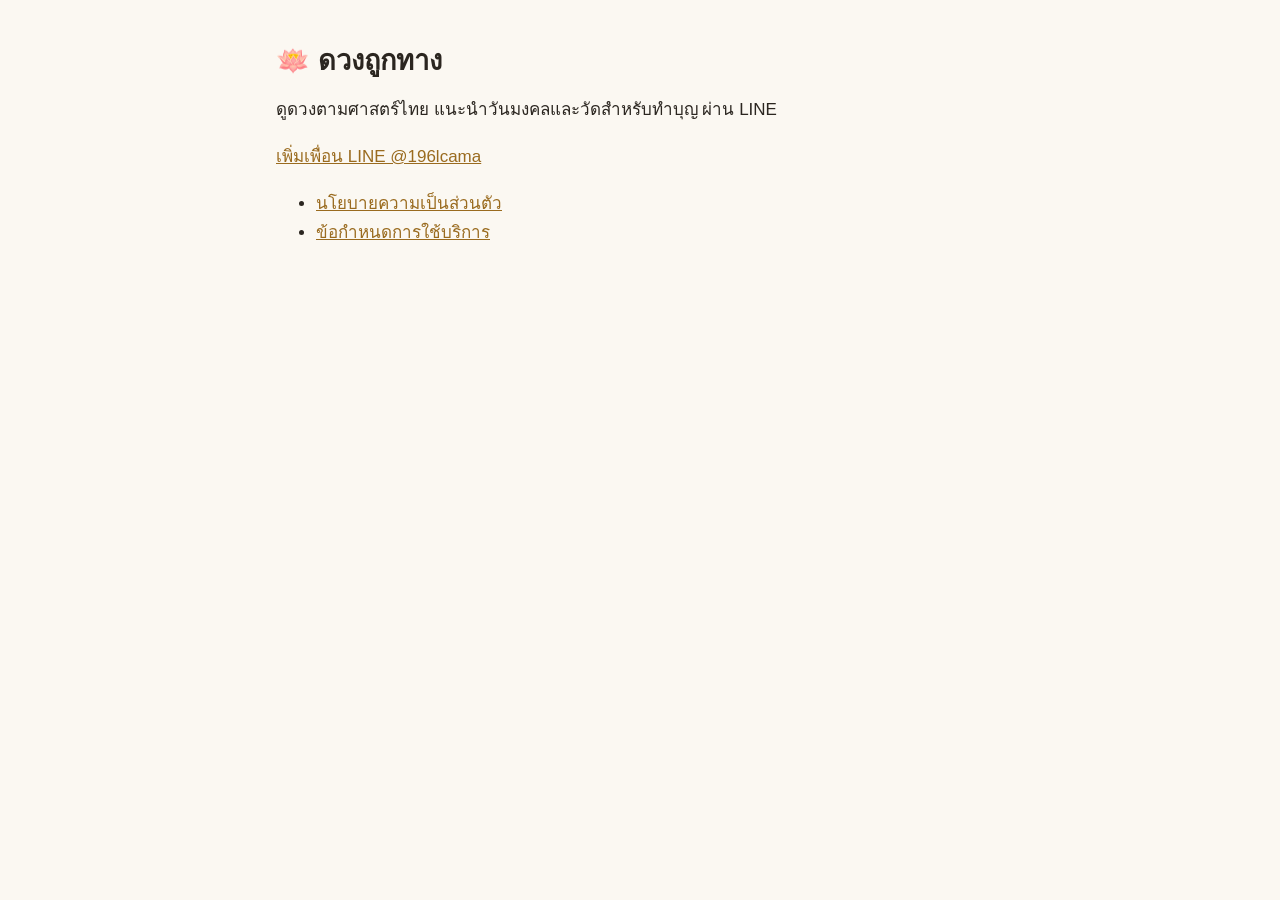
<file: index.html>
<!doctype html><html lang="th"><head><meta charset="utf-8"><meta name="viewport" content="width=device-width,initial-scale=1">
<title>ดวงถูกทาง</title><link rel="stylesheet" href="style.css"></head><body><main>
<h1>🪷 ดวงถูกทาง</h1>
<p>ดูดวงตามศาสตร์ไทย แนะนำวันมงคลและวัดสำหรับทำบุญ ผ่าน LINE</p>
<p><a href="https://line.me/R/ti/p/@196lcama">เพิ่มเพื่อน LINE @196lcama</a></p>
<ul><li><a href="privacy.html">นโยบายความเป็นส่วนตัว</a></li><li><a href="terms.html">ข้อกำหนดการใช้บริการ</a></li></ul>
</main></body></html>
</file>
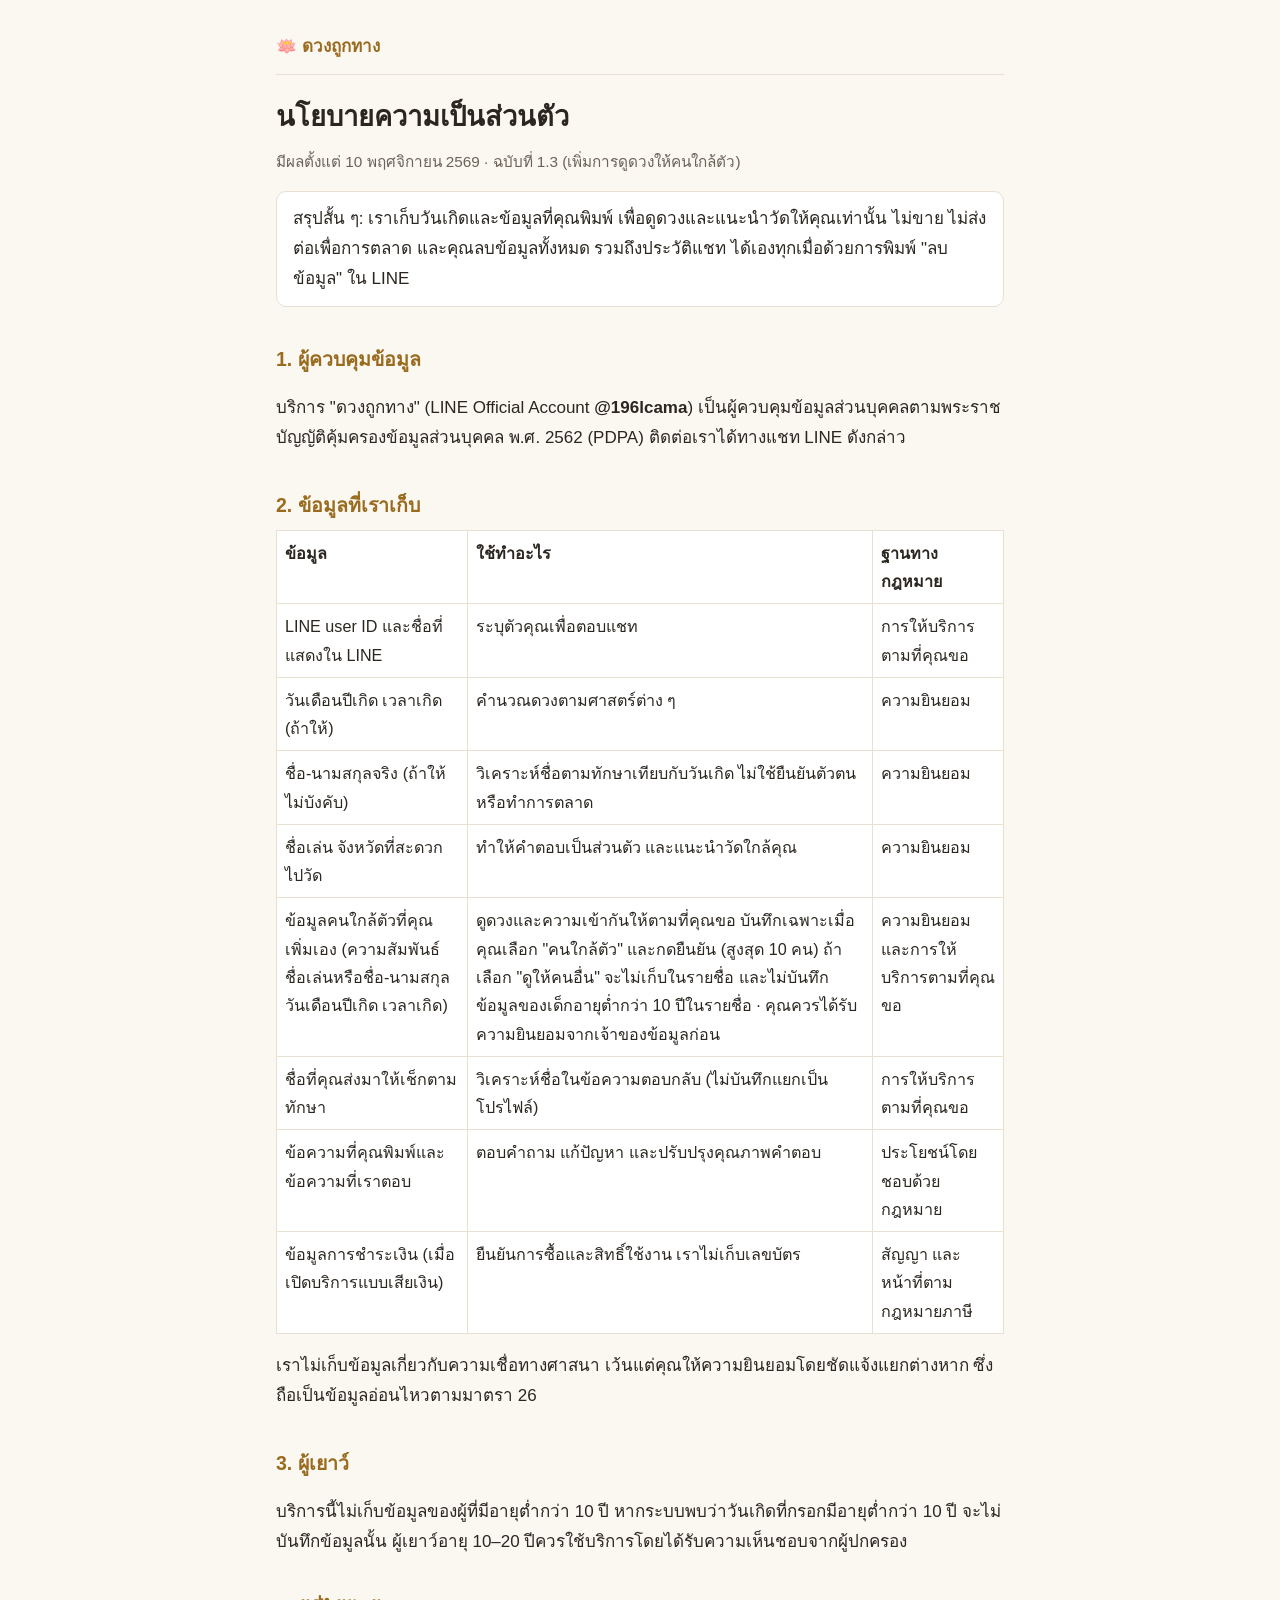
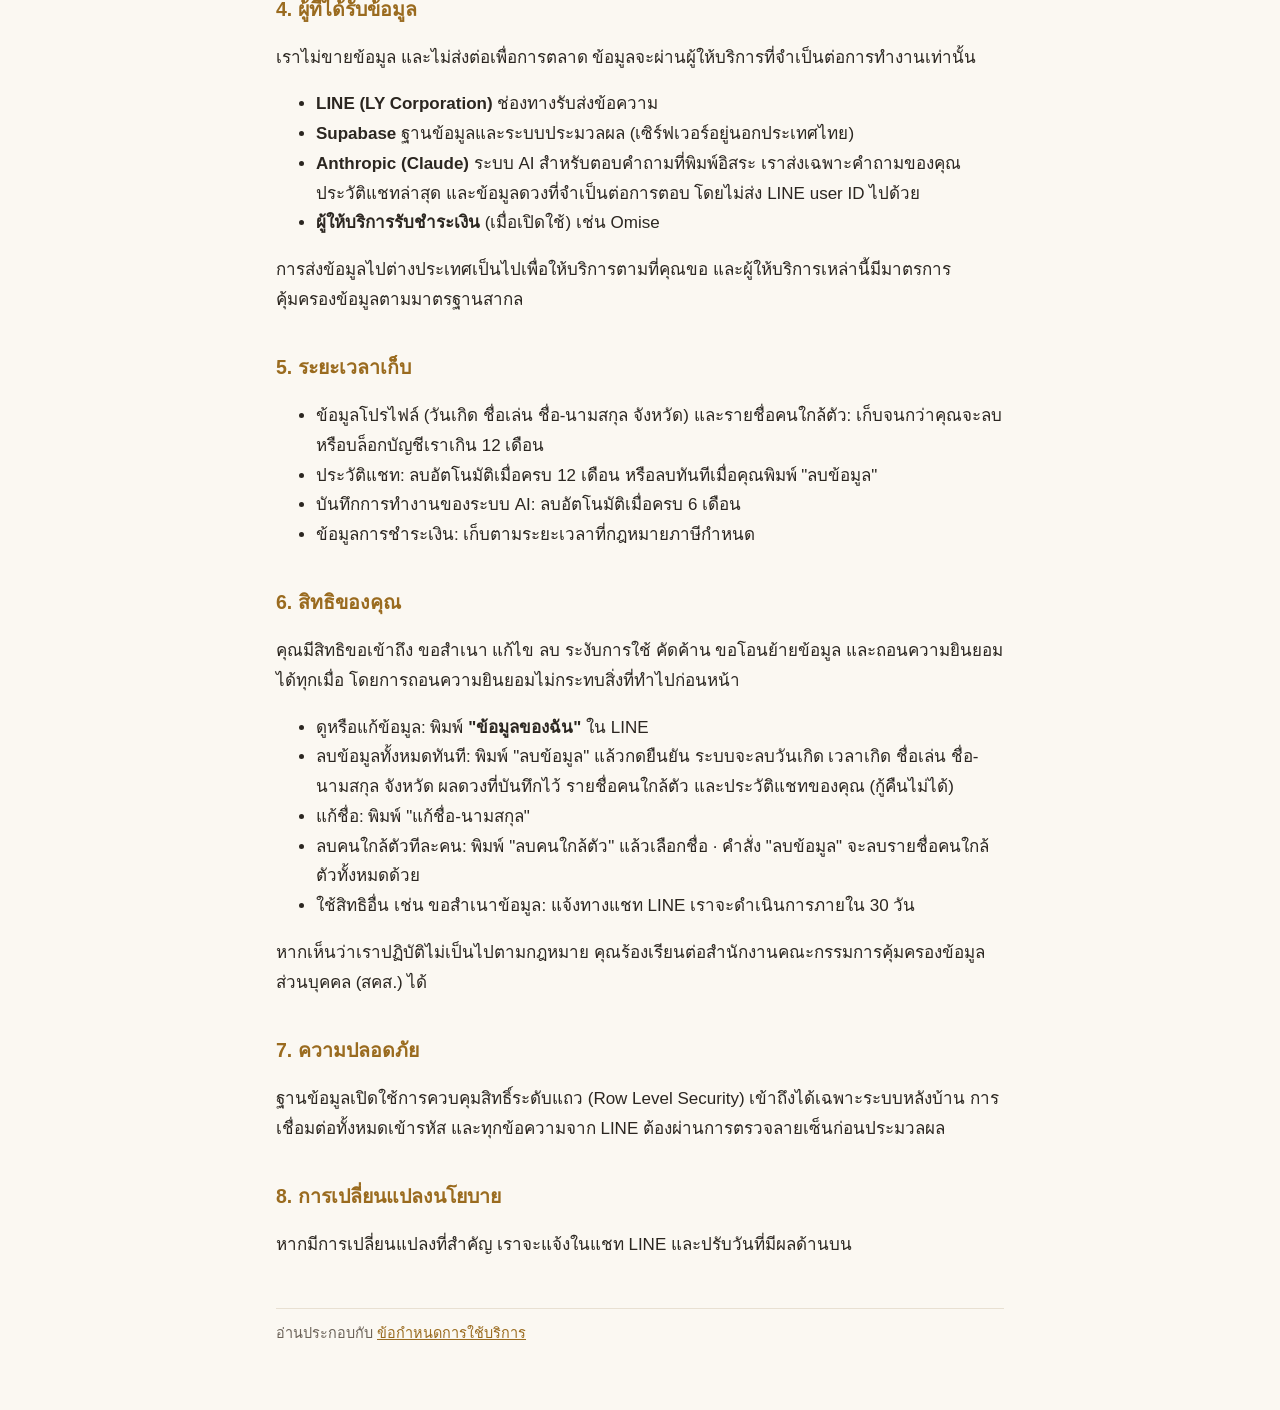
<file: privacy.html>
<!doctype html><html lang="th"><head><meta charset="utf-8"><meta name="viewport" content="width=device-width,initial-scale=1">
<title>นโยบายความเป็นส่วนตัว · ดวงถูกทาง</title><link rel="stylesheet" href="style.css"></head><body><main>
<header><a class="brand" href="./">🪷 ดวงถูกทาง</a></header>
<h1>นโยบายความเป็นส่วนตัว</h1>
<p class="meta">มีผลตั้งแต่ 10 พฤศจิกายน 2569 · ฉบับที่ 1.3 (เพิ่มการดูดวงให้คนใกล้ตัว)</p>

<div class="box">สรุปสั้น ๆ: เราเก็บวันเกิดและข้อมูลที่คุณพิมพ์ เพื่อดูดวงและแนะนำวัดให้คุณเท่านั้น ไม่ขาย ไม่ส่งต่อเพื่อการตลาด และคุณลบข้อมูลทั้งหมด รวมถึงประวัติแชท ได้เองทุกเมื่อด้วยการพิมพ์ "ลบข้อมูล" ใน LINE</div>

<h2>1. ผู้ควบคุมข้อมูล</h2>
<p>บริการ "ดวงถูกทาง" (LINE Official Account <b>@196lcama</b>) เป็นผู้ควบคุมข้อมูลส่วนบุคคลตามพระราชบัญญัติคุ้มครองข้อมูลส่วนบุคคล พ.ศ. 2562 (PDPA) ติดต่อเราได้ทางแชท LINE ดังกล่าว</p>

<h2>2. ข้อมูลที่เราเก็บ</h2>
<table>
<tr><th>ข้อมูล</th><th>ใช้ทำอะไร</th><th>ฐานทางกฎหมาย</th></tr>
<tr><td>LINE user ID และชื่อที่แสดงใน LINE</td><td>ระบุตัวคุณเพื่อตอบแชท</td><td>การให้บริการตามที่คุณขอ</td></tr>
<tr><td>วันเดือนปีเกิด เวลาเกิด (ถ้าให้)</td><td>คำนวณดวงตามศาสตร์ต่าง ๆ</td><td>ความยินยอม</td></tr>
<tr><td>ชื่อ-นามสกุลจริง (ถ้าให้ ไม่บังคับ)</td><td>วิเคราะห์ชื่อตามทักษาเทียบกับวันเกิด ไม่ใช้ยืนยันตัวตนหรือทำการตลาด</td><td>ความยินยอม</td></tr>
<tr><td>ชื่อเล่น จังหวัดที่สะดวกไปวัด</td><td>ทำให้คำตอบเป็นส่วนตัว และแนะนำวัดใกล้คุณ</td><td>ความยินยอม</td></tr>
<tr><td>ข้อมูลคนใกล้ตัวที่คุณเพิ่มเอง (ความสัมพันธ์ ชื่อเล่นหรือชื่อ-นามสกุล วันเดือนปีเกิด เวลาเกิด)</td><td>ดูดวงและความเข้ากันให้ตามที่คุณขอ บันทึกเฉพาะเมื่อคุณเลือก "คนใกล้ตัว" และกดยืนยัน (สูงสุด 10 คน) ถ้าเลือก "ดูให้คนอื่น" จะไม่เก็บในรายชื่อ และไม่บันทึกข้อมูลของเด็กอายุต่ำกว่า 10 ปีในรายชื่อ · คุณควรได้รับความยินยอมจากเจ้าของข้อมูลก่อน</td><td>ความยินยอม และการให้บริการตามที่คุณขอ</td></tr>
<tr><td>ชื่อที่คุณส่งมาให้เช็กตามทักษา</td><td>วิเคราะห์ชื่อในข้อความตอบกลับ (ไม่บันทึกแยกเป็นโปรไฟล์)</td><td>การให้บริการตามที่คุณขอ</td></tr>
<tr><td>ข้อความที่คุณพิมพ์และข้อความที่เราตอบ</td><td>ตอบคำถาม แก้ปัญหา และปรับปรุงคุณภาพคำตอบ</td><td>ประโยชน์โดยชอบด้วยกฎหมาย</td></tr>
<tr><td>ข้อมูลการชำระเงิน (เมื่อเปิดบริการแบบเสียเงิน)</td><td>ยืนยันการซื้อและสิทธิ์ใช้งาน เราไม่เก็บเลขบัตร</td><td>สัญญา และหน้าที่ตามกฎหมายภาษี</td></tr>
</table>
<p>เราไม่เก็บข้อมูลเกี่ยวกับความเชื่อทางศาสนา เว้นแต่คุณให้ความยินยอมโดยชัดแจ้งแยกต่างหาก ซึ่งถือเป็นข้อมูลอ่อนไหวตามมาตรา 26</p>

<h2>3. ผู้เยาว์</h2>
<p>บริการนี้ไม่เก็บข้อมูลของผู้ที่มีอายุต่ำกว่า 10 ปี หากระบบพบว่าวันเกิดที่กรอกมีอายุต่ำกว่า 10 ปี จะไม่บันทึกข้อมูลนั้น ผู้เยาว์อายุ 10–20 ปีควรใช้บริการโดยได้รับความเห็นชอบจากผู้ปกครอง</p>

<h2>4. ผู้ที่ได้รับข้อมูล</h2>
<p>เราไม่ขายข้อมูล และไม่ส่งต่อเพื่อการตลาด ข้อมูลจะผ่านผู้ให้บริการที่จำเป็นต่อการทำงานเท่านั้น</p>
<ul>
<li><b>LINE (LY Corporation)</b> ช่องทางรับส่งข้อความ</li>
<li><b>Supabase</b> ฐานข้อมูลและระบบประมวลผล (เซิร์ฟเวอร์อยู่นอกประเทศไทย)</li>
<li><b>Anthropic (Claude)</b> ระบบ AI สำหรับตอบคำถามที่พิมพ์อิสระ เราส่งเฉพาะคำถามของคุณ ประวัติแชทล่าสุด และข้อมูลดวงที่จำเป็นต่อการตอบ โดยไม่ส่ง LINE user ID ไปด้วย</li>
<li><b>ผู้ให้บริการรับชำระเงิน</b> (เมื่อเปิดใช้) เช่น Omise</li>
</ul>
<p>การส่งข้อมูลไปต่างประเทศเป็นไปเพื่อให้บริการตามที่คุณขอ และผู้ให้บริการเหล่านี้มีมาตรการคุ้มครองข้อมูลตามมาตรฐานสากล</p>

<h2>5. ระยะเวลาเก็บ</h2>
<ul>
<li>ข้อมูลโปรไฟล์ (วันเกิด ชื่อเล่น ชื่อ-นามสกุล จังหวัด) และรายชื่อคนใกล้ตัว: เก็บจนกว่าคุณจะลบ หรือบล็อกบัญชีเราเกิน 12 เดือน</li>
<li>ประวัติแชท: ลบอัตโนมัติเมื่อครบ 12 เดือน หรือลบทันทีเมื่อคุณพิมพ์ "ลบข้อมูล"</li>
<li>บันทึกการทำงานของระบบ AI: ลบอัตโนมัติเมื่อครบ 6 เดือน</li>
<li>ข้อมูลการชำระเงิน: เก็บตามระยะเวลาที่กฎหมายภาษีกำหนด</li>
</ul>

<h2>6. สิทธิของคุณ</h2>
<p>คุณมีสิทธิขอเข้าถึง ขอสำเนา แก้ไข ลบ ระงับการใช้ คัดค้าน ขอโอนย้ายข้อมูล และถอนความยินยอมได้ทุกเมื่อ โดยการถอนความยินยอมไม่กระทบสิ่งที่ทำไปก่อนหน้า</p>
<ul>
<li>ดูหรือแก้ข้อมูล: พิมพ์ <b>"ข้อมูลของฉัน"</b> ใน LINE</li>
<li>ลบข้อมูลทั้งหมดทันที: พิมพ์ "ลบข้อมูล" แล้วกดยืนยัน ระบบจะลบวันเกิด เวลาเกิด ชื่อเล่น ชื่อ-นามสกุล จังหวัด ผลดวงที่บันทึกไว้ รายชื่อคนใกล้ตัว และประวัติแชทของคุณ (กู้คืนไม่ได้)</li>
<li>แก้ชื่อ: พิมพ์ "แก้ชื่อ-นามสกุล"</li>
<li>ลบคนใกล้ตัวทีละคน: พิมพ์ "ลบคนใกล้ตัว" แล้วเลือกชื่อ · คำสั่ง "ลบข้อมูล" จะลบรายชื่อคนใกล้ตัวทั้งหมดด้วย</li>
<li>ใช้สิทธิอื่น เช่น ขอสำเนาข้อมูล: แจ้งทางแชท LINE เราจะดำเนินการภายใน 30 วัน</li>
</ul>
<p>หากเห็นว่าเราปฏิบัติไม่เป็นไปตามกฎหมาย คุณร้องเรียนต่อสำนักงานคณะกรรมการคุ้มครองข้อมูลส่วนบุคคล (สคส.) ได้</p>

<h2>7. ความปลอดภัย</h2>
<p>ฐานข้อมูลเปิดใช้การควบคุมสิทธิ์ระดับแถว (Row Level Security) เข้าถึงได้เฉพาะระบบหลังบ้าน การเชื่อมต่อทั้งหมดเข้ารหัส และทุกข้อความจาก LINE ต้องผ่านการตรวจลายเซ็นก่อนประมวลผล</p>

<h2>8. การเปลี่ยนแปลงนโยบาย</h2>
<p>หากมีการเปลี่ยนแปลงที่สำคัญ เราจะแจ้งในแชท LINE และปรับวันที่มีผลด้านบน</p>

<footer>อ่านประกอบกับ <a href="terms.html">ข้อกำหนดการใช้บริการ</a></footer>
</main></body></html>
</file>
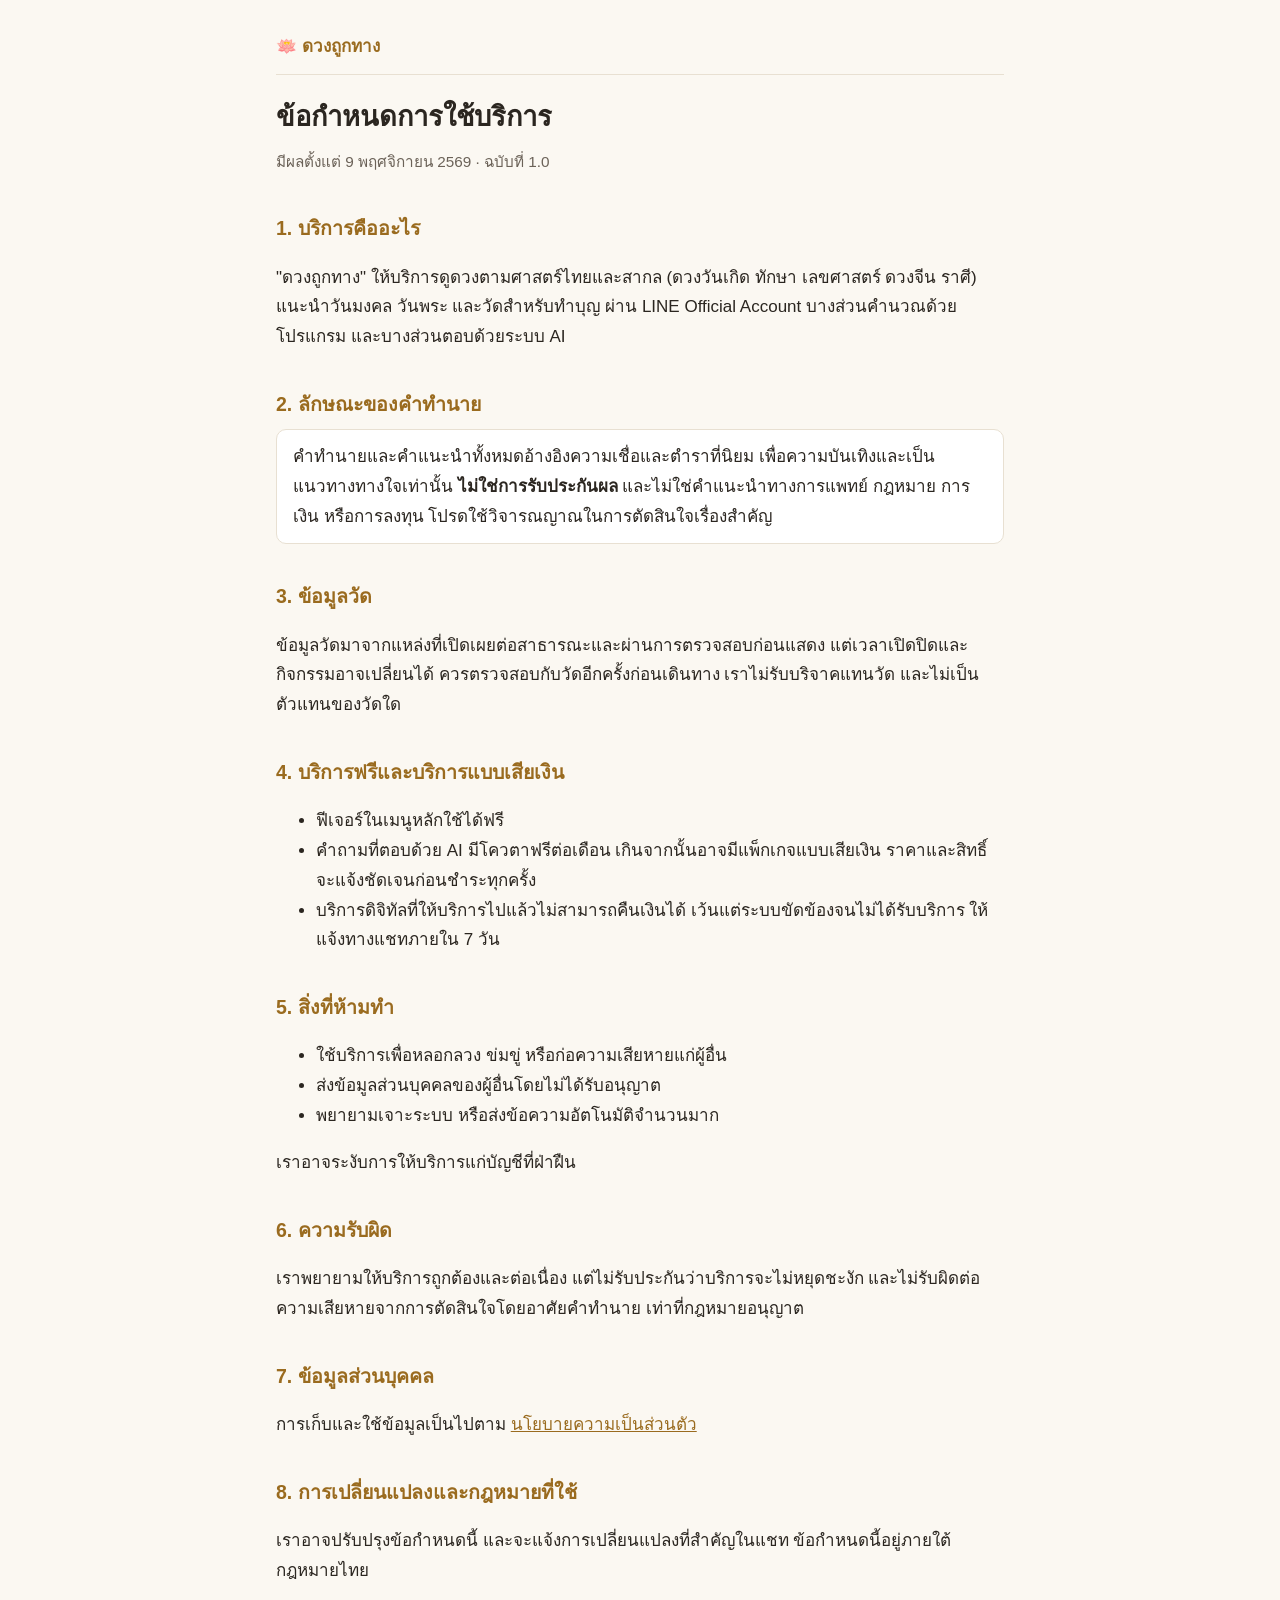
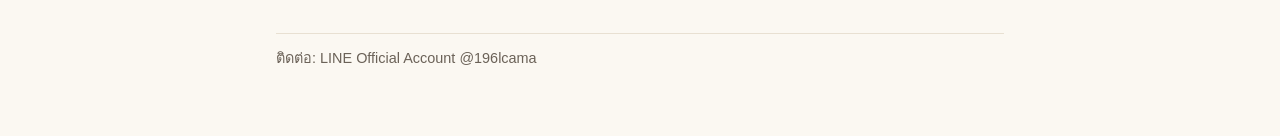
<file: terms.html>
<!doctype html><html lang="th"><head><meta charset="utf-8"><meta name="viewport" content="width=device-width,initial-scale=1">
<title>ข้อกำหนดการใช้บริการ · ดวงถูกทาง</title><link rel="stylesheet" href="style.css"></head><body><main>
<header><a class="brand" href="./">🪷 ดวงถูกทาง</a></header>
<h1>ข้อกำหนดการใช้บริการ</h1>
<p class="meta">มีผลตั้งแต่ 9 พฤศจิกายน 2569 · ฉบับที่ 1.0</p>

<h2>1. บริการคืออะไร</h2>
<p>"ดวงถูกทาง" ให้บริการดูดวงตามศาสตร์ไทยและสากล (ดวงวันเกิด ทักษา เลขศาสตร์ ดวงจีน ราศี) แนะนำวันมงคล วันพระ และวัดสำหรับทำบุญ ผ่าน LINE Official Account บางส่วนคำนวณด้วยโปรแกรม และบางส่วนตอบด้วยระบบ AI</p>

<h2>2. ลักษณะของคำทำนาย</h2>
<div class="box">คำทำนายและคำแนะนำทั้งหมดอ้างอิงความเชื่อและตำราที่นิยม เพื่อความบันเทิงและเป็นแนวทางทางใจเท่านั้น <b>ไม่ใช่การรับประกันผล</b> และไม่ใช่คำแนะนำทางการแพทย์ กฎหมาย การเงิน หรือการลงทุน โปรดใช้วิจารณญาณในการตัดสินใจเรื่องสำคัญ</div>

<h2>3. ข้อมูลวัด</h2>
<p>ข้อมูลวัดมาจากแหล่งที่เปิดเผยต่อสาธารณะและผ่านการตรวจสอบก่อนแสดง แต่เวลาเปิดปิดและกิจกรรมอาจเปลี่ยนได้ ควรตรวจสอบกับวัดอีกครั้งก่อนเดินทาง เราไม่รับบริจาคแทนวัด และไม่เป็นตัวแทนของวัดใด</p>

<h2>4. บริการฟรีและบริการแบบเสียเงิน</h2>
<ul>
<li>ฟีเจอร์ในเมนูหลักใช้ได้ฟรี</li>
<li>คำถามที่ตอบด้วย AI มีโควตาฟรีต่อเดือน เกินจากนั้นอาจมีแพ็กเกจแบบเสียเงิน ราคาและสิทธิ์จะแจ้งชัดเจนก่อนชำระทุกครั้ง</li>
<li>บริการดิจิทัลที่ให้บริการไปแล้วไม่สามารถคืนเงินได้ เว้นแต่ระบบขัดข้องจนไม่ได้รับบริการ ให้แจ้งทางแชทภายใน 7 วัน</li>
</ul>

<h2>5. สิ่งที่ห้ามทำ</h2>
<ul>
<li>ใช้บริการเพื่อหลอกลวง ข่มขู่ หรือก่อความเสียหายแก่ผู้อื่น</li>
<li>ส่งข้อมูลส่วนบุคคลของผู้อื่นโดยไม่ได้รับอนุญาต</li>
<li>พยายามเจาะระบบ หรือส่งข้อความอัตโนมัติจำนวนมาก</li>
</ul>
<p>เราอาจระงับการให้บริการแก่บัญชีที่ฝ่าฝืน</p>

<h2>6. ความรับผิด</h2>
<p>เราพยายามให้บริการถูกต้องและต่อเนื่อง แต่ไม่รับประกันว่าบริการจะไม่หยุดชะงัก และไม่รับผิดต่อความเสียหายจากการตัดสินใจโดยอาศัยคำทำนาย เท่าที่กฎหมายอนุญาต</p>

<h2>7. ข้อมูลส่วนบุคคล</h2>
<p>การเก็บและใช้ข้อมูลเป็นไปตาม <a href="privacy.html">นโยบายความเป็นส่วนตัว</a></p>

<h2>8. การเปลี่ยนแปลงและกฎหมายที่ใช้</h2>
<p>เราอาจปรับปรุงข้อกำหนดนี้ และจะแจ้งการเปลี่ยนแปลงที่สำคัญในแชท ข้อกำหนดนี้อยู่ภายใต้กฎหมายไทย</p>

<footer>ติดต่อ: LINE Official Account @196lcama</footer>
</main></body></html>
</file>
<file: style.css>
:root{--bg:#fbf8f2;--fg:#2b2620;--muted:#6b6258;--accent:#9a6b1f;--card:#fff;--line:#e8e0d2}
@media (prefers-color-scheme:dark){:root{--bg:#1b1916;--fg:#ece6dc;--muted:#a99f92;--accent:#e0b062;--card:#24211d;--line:#3a352e}}
*{box-sizing:border-box}
body{margin:0;background:var(--bg);color:var(--fg);font-family:"Sarabun","Leelawadee UI","Noto Sans Thai",Tahoma,sans-serif;line-height:1.75;font-size:17px}
main{max-width:760px;margin:0 auto;padding:32px 16px 64px}
header{border-bottom:1px solid var(--line);margin-bottom:24px;padding-bottom:12px}
.brand{color:var(--accent);font-weight:700;text-decoration:none}
h1{font-size:1.6em;line-height:1.3;margin:.4em 0 .2em}
h2{font-size:1.15em;margin:1.8em 0 .4em;color:var(--accent)}
.meta{color:var(--muted);font-size:.9em}
table{width:100%;border-collapse:collapse;background:var(--card);font-size:.95em}
td,th{border:1px solid var(--line);padding:8px;text-align:left;vertical-align:top}
.box{background:var(--card);border:1px solid var(--line);border-radius:10px;padding:12px 16px}
a{color:var(--accent)}
footer{margin-top:48px;color:var(--muted);font-size:.85em;border-top:1px solid var(--line);padding-top:12px}
</file>
